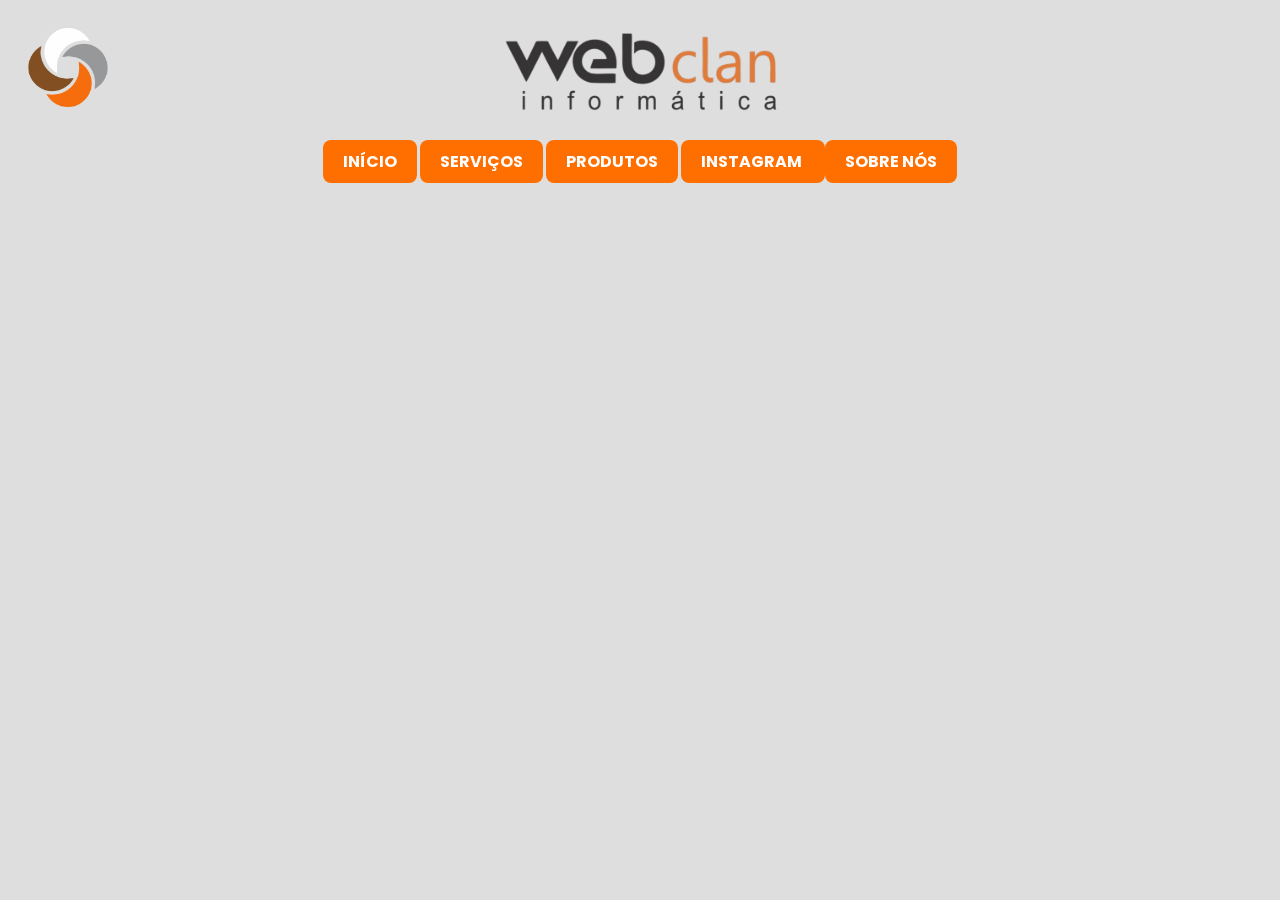
<file: index.html>
<!DOCTYPE html>
<html lang="pt-br">

<head>
    <meta charset="UTF-8">
    <meta name="viewport" content="width=device-width, initial-scale=1.0">
    <title>WebClan</title>
    <link rel="stylesheet" href="style.css">
</head>

<body class="fachada">

    <header>
    
    <section class="topo" >
    <img src="Imagens/essa.png" alt="fachada da loja" class="fachada-da-loja">

    <img src="Imagens/logo (1).png" alt="Logo da loja" class="logo">
    
    <nav class="menuprincipal">
        <strong>
        <a href="index.html">INÍCIO</a>
        <a href="servicos.html">SERVIÇOS</a>
        <a href="produtos.html">PRODUTOS</a>
        <a href="https://www.instagram.com/webclaninformatica/" target="_blank" rel="noopener noreferrer">
    INSTAGRAM </a>
        <a href="sobrenos.html">SOBRE NÓS</a>
        </strong>
    </nav>
    </section>
    
    </header>

</body>

</html>
</file>
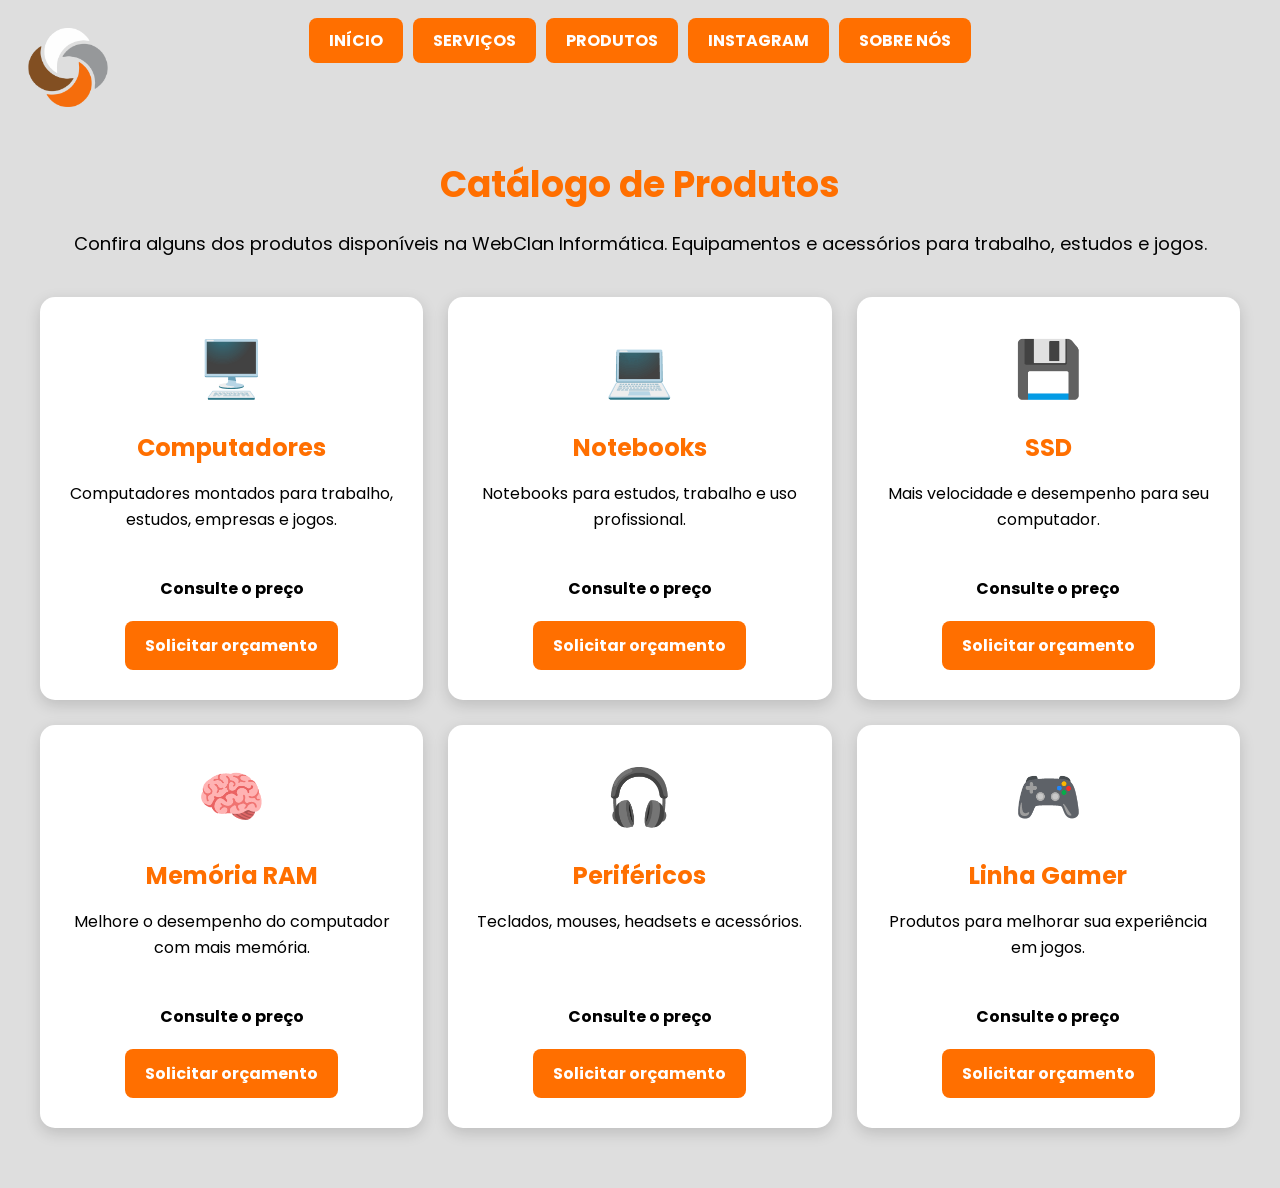
<file: produtos.html>
<!DOCTYPE html>
<html lang="pt-br">

<head>

<meta charset="UTF-8">
<meta name="viewport" content="width=device-width, initial-scale=1.0">

<title>Produtos - WebClan</title>

<link rel="stylesheet" href="style.css">
<link rel="stylesheet" href="produtos.css">

</head>


<body class="fachada">


<header>

<section class="topo">

<img src="Imagens/logo (1).png" alt="Logo da WebClan" class="logo">


<nav class="menuprincipal">

<a href="index.html">
<strong>INÍCIO</strong>
</a>


<a href="servicos.html">
<strong>SERVIÇOS</strong>
</a>


<a href="produtos.html">
<strong>PRODUTOS</strong>
</a>


<a href="https://www.instagram.com/webclaninformatica/" target="_blank" rel="noopener noreferrer">
<strong>INSTAGRAM</strong>
</a>


<a href="sobrenos.html">
<strong>SOBRE NÓS</strong>
</a>


</nav>


</section>

</header>




<main class="catalogo">


<h1>Catálogo de Produtos</h1>


<p class="subtitulo">

Confira alguns dos produtos disponíveis na WebClan Informática.
Equipamentos e acessórios para trabalho, estudos e jogos.

</p>



<section class="produtos-grid">



<div class="produto">

<div class="icone-produto">🖥️</div>

<h2>Computadores</h2>

<p>
Computadores montados para trabalho,
estudos, empresas e jogos.
</p>

<span>Consulte o preço</span>

<a href="#">
Solicitar orçamento
</a>

</div>



<div class="produto">

<div class="icone-produto">💻</div>

<h2>Notebooks</h2>

<p>
Notebooks para estudos, trabalho
e uso profissional.
</p>

<span>Consulte o preço</span>

<a href="#">
Solicitar orçamento
</a>

</div>




<div class="produto">

<div class="icone-produto">💾</div>

<h2>SSD</h2>

<p>
Mais velocidade e desempenho
para seu computador.
</p>

<span>Consulte o preço</span>

<a href="#">
Solicitar orçamento
</a>

</div>




<div class="produto">

<div class="icone-produto">🧠</div>

<h2>Memória RAM</h2>

<p>
Melhore o desempenho do computador
com mais memória.
</p>

<span>Consulte o preço</span>

<a href="#">
Solicitar orçamento
</a>

</div>




<div class="produto">

<div class="icone-produto">🎧</div>

<h2>Periféricos</h2>

<p>
Teclados, mouses, headsets
e acessórios.
</p>

<span>Consulte o preço</span>

<a href="#">
Solicitar orçamento
</a>

</div>




<div class="produto">

<div class="icone-produto">🎮</div>

<h2>Linha Gamer</h2>

<p>
Produtos para melhorar sua experiência
em jogos.
</p>

<span>Consulte o preço</span>

<a href="#">
Solicitar orçamento
</a>

</div>



</section>


</main>


</body>

</html>
</file>
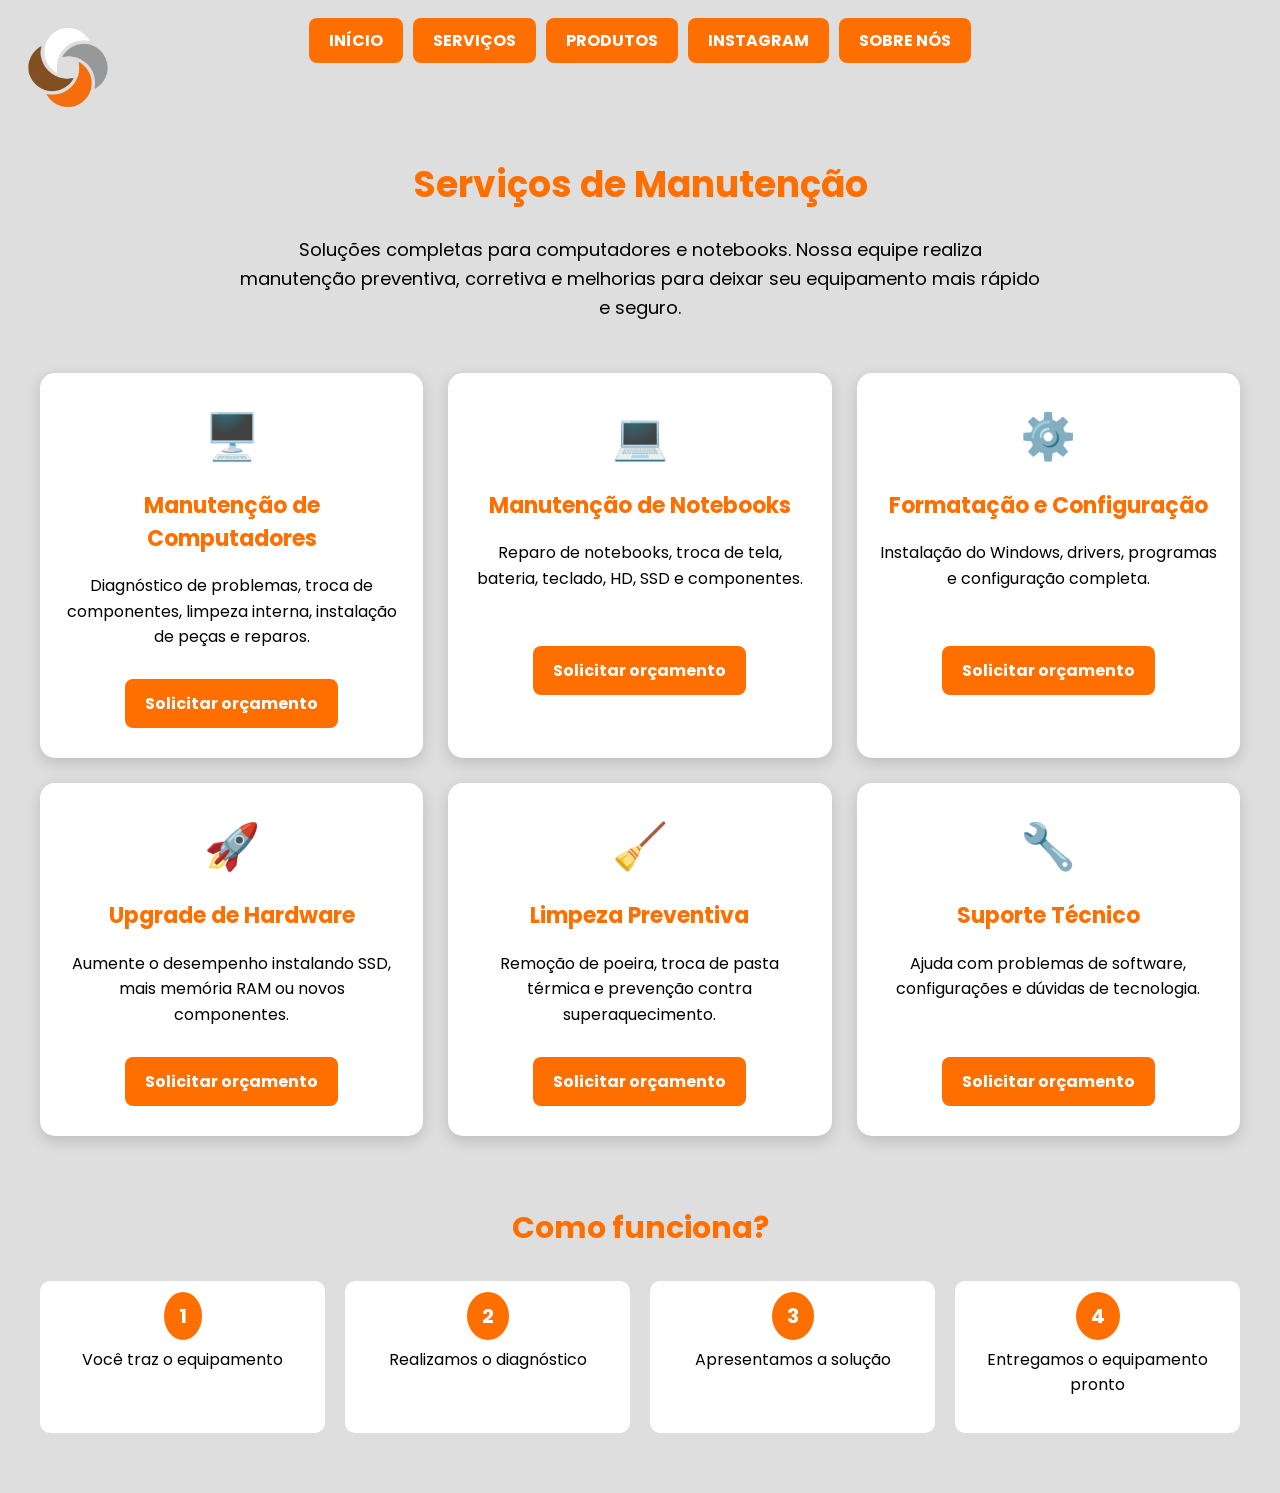
<file: servicos.html>
<!DOCTYPE html>
<html lang="pt-br">

<head>

<meta charset="UTF-8">
<meta name="viewport" content="width=device-width, initial-scale=1.0">

<title>Serviços - WebClan</title>

<link rel="stylesheet" href="style.css">
<link rel="stylesheet" href="servicos.css">

</head>


<body class="fachada">


<header>

<section class="topo">

<img src="Imagens/logo (1).png" alt="Logo WebClan" class="logo">


<nav class="menuprincipal">

<a href="index.html"><strong>INÍCIO</strong></a>

<a href="servicos.html"><strong>SERVIÇOS</strong></a>

<a href="produtos.html"><strong>PRODUTOS</strong></a>

<a href="https://www.instagram.com/webclaninformatica/" target="_blank">
<strong>INSTAGRAM</strong>
</a>

<a href="sobrenos.html"><strong>SOBRE NÓS</strong></a>

</nav>

</section>

</header>



<main class="servicos">


<h1>Serviços de Manutenção</h1>


<p class="introducao">

Soluções completas para computadores e notebooks.
Nossa equipe realiza manutenção preventiva,
corretiva e melhorias para deixar seu equipamento
mais rápido e seguro.

</p>



<section class="servicos-grid">



<div class="servico-card">

<div class="icone">🖥️</div>

<h2>Manutenção de Computadores</h2>

<p>
Diagnóstico de problemas, troca de componentes,
limpeza interna, instalação de peças e reparos.
</p>

<a href="#">
Solicitar orçamento
</a>

</div>




<div class="servico-card">

<div class="icone">💻</div>

<h2>Manutenção de Notebooks</h2>

<p>
Reparo de notebooks, troca de tela,
bateria, teclado, HD, SSD e componentes.
</p>

<a href="#">
Solicitar orçamento
</a>

</div>




<div class="servico-card">

<div class="icone">⚙️</div>

<h2>Formatação e Configuração</h2>

<p>
Instalação do Windows, drivers,
programas e configuração completa.
</p>

<a href="#">
Solicitar orçamento
</a>

</div>




<div class="servico-card">

<div class="icone">🚀</div>

<h2>Upgrade de Hardware</h2>

<p>
Aumente o desempenho instalando SSD,
mais memória RAM ou novos componentes.
</p>

<a href="#">
Solicitar orçamento
</a>

</div>




<div class="servico-card">

<div class="icone">🧹</div>

<h2>Limpeza Preventiva</h2>

<p>
Remoção de poeira, troca de pasta térmica
e prevenção contra superaquecimento.
</p>

<a href="#">
Solicitar orçamento
</a>

</div>




<div class="servico-card">

<div class="icone">🔧</div>

<h2>Suporte Técnico</h2>

<p>
Ajuda com problemas de software,
configurações e dúvidas de tecnologia.
</p>

<a href="#">
Solicitar orçamento
</a>

</div>



</section>





<section class="processo">


<h2>Como funciona?</h2>


<div class="etapas">


<div>
<strong>1</strong>
<p>Você traz o equipamento</p>
</div>


<div>
<strong>2</strong>
<p>Realizamos o diagnóstico</p>
</div>


<div>
<strong>3</strong>
<p>Apresentamos a solução</p>
</div>


<div>
<strong>4</strong>
<p>Entregamos o equipamento pronto</p>
</div>


</div>


</section>



</main>


</body>

</html>
</file>
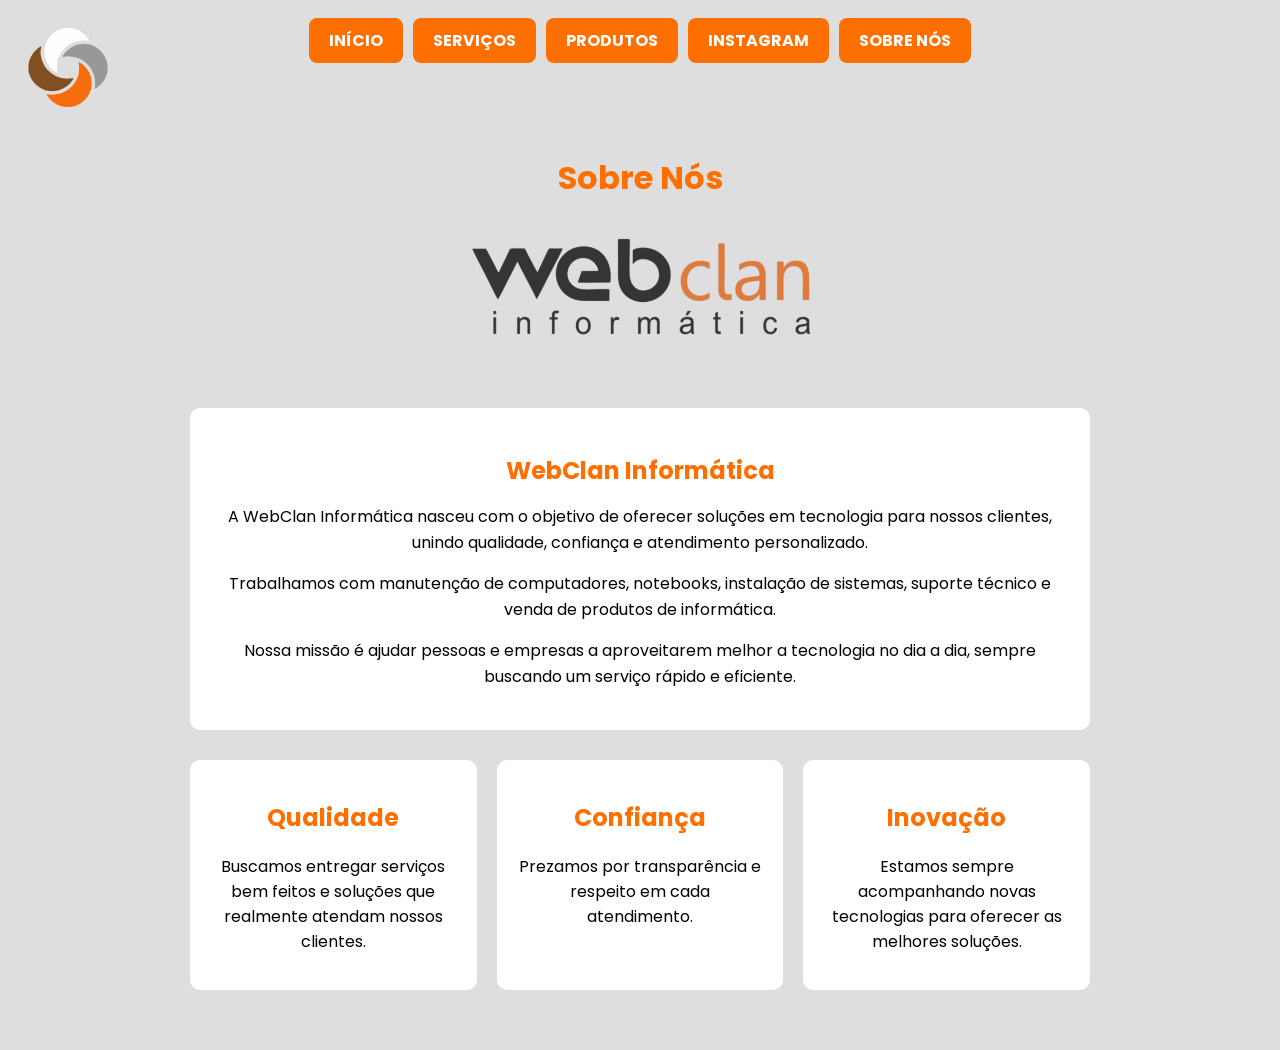
<file: sobrenos.html>
<!DOCTYPE html>
<html lang="pt-br">

<head>
    <meta charset="UTF-8">
    <meta name="viewport" content="width=device-width, initial-scale=1.0">
    <title>Sobre Nós - WebClan</title>
    <link rel="stylesheet" href="style.css">
    <link rel="stylesheet" href="sobrenos.css">
</head>

<body class="fachada">

    <header>

        <section class="topo">

            <img src="Imagens/logo (1).png" alt="Logo da WebClan" class="logo">

            <nav class="menuprincipal">
                <a href="index.html"><strong>INÍCIO</strong></a>
                <a href="servicos.html"><strong>SERVIÇOS</strong></a>
                <a href="produtos.html"><strong>PRODUTOS</strong></a>
                <a href="https://www.instagram.com/webclaninformatica/"><strong>INSTAGRAM</strong></a>
                <a href="sobrenos.html"><strong>SOBRE NÓS</strong></a>
            </nav>

        </section>

    </header>


    <main class="sobre">

        <h1>Sobre Nós</h1>

        <img src="Imagens/essa.png" alt="WebClan Informática" class="imagem-sobre">

        <section class="texto-sobre">

            <h2>WebClan Informática</h2>

            <p>
                A WebClan Informática nasceu com o objetivo de oferecer
                soluções em tecnologia para nossos clientes, unindo
                qualidade, confiança e atendimento personalizado.
            </p>

            <p>
                Trabalhamos com manutenção de computadores, notebooks,
                instalação de sistemas, suporte técnico e venda de
                produtos de informática.
            </p>

            <p>
                Nossa missão é ajudar pessoas e empresas a aproveitarem
                melhor a tecnologia no dia a dia, sempre buscando um
                serviço rápido e eficiente.
            </p>

        </section>


        <section class="valores">

            <div>
                <h2>Qualidade</h2>
                <p>
                    Buscamos entregar serviços bem feitos e soluções
                    que realmente atendam nossos clientes.
                </p>
            </div>


            <div>
                <h2>Confiança</h2>
                <p>
                    Prezamos por transparência e respeito em cada
                    atendimento.
                </p>
            </div>


            <div>
                <h2>Inovação</h2>
                <p>
                    Estamos sempre acompanhando novas tecnologias
                    para oferecer as melhores soluções.
                </p>
            </div>

        </section>


    </main>


</body>

</html>
</file>
<file: style.css>
@import url('https://fonts.googleapis.com/css2?family=Comfortaa:wght@300..700&family=Poppins:ital,wght@0,100;0,200;0,300;0,400;0,500;0,600;0,700;0,800;0,900;1,100;1,200;1,300;1,400;1,500;1,600;1,700;1,800;1,900&display=swap');
@import url('https://fonts.googleapis.com/css2?family=Comfortaa:wght@300..700&family=Poppins:ital,wght@0,100;0,200;0,300;0,400;0,500;0,600;0,700;0,800;0,900;1,100;1,200;1,300;1,400;1,500;1,600;1,700;1,800;1,900&display=swap');

body {
    background-color: rgb(222, 222, 222);
}

.topo {
    position: relative;
    display: flex;
    flex-direction: column;
    align-items: center;
}
.logo {
    width: 80px;
    position: absolute;
    top: 20px;
    left: 20px;
}

.fachada {
    font-family: 'Poppins', sans-serif;
}

.menuprincipal {
    display: flex;
    flex-wrap: wrap;
    justify-content: center;
    gap: 10px;
    padding: 10px;
}
.menuprincipal a{
    background-color: rgb(255, 111, 0);
    color: rgb(255, 254, 254);
    padding: 10px 20px;
    text-decoration: none;
    border-radius: 8px;
    text-align: center;
}

h1 {
    text-align: center;
}



.clan {
    color: rgb(255, 111, 0);
}

.fachada-da-loja {
    width: 100%;
    max-width: 400px;
    height: auto;
    display: block;
    margin: 20px auto 0;
    border-radius: 10px;
    margin-right: auto;
    margin-left: auto;
}
</file>
<file: produtos.css>
.catalogo {

    max-width: 1200px;
    margin: 40px auto;
    padding: 20px;
    text-align: center;

}


.catalogo h1 {

    color: rgb(255,111,0);
    font-size: 36px;
    margin-bottom: 15px;

}


.subtitulo {

    font-size: 18px;
    margin-bottom: 40px;

}



.produtos-grid {

    display: grid;
    grid-template-columns: repeat(3, 1fr);
    gap: 25px;

}



.produto {

    background-color: white;

    padding: 30px 20px;

    border-radius: 15px;

    box-shadow: 0 5px 15px rgba(0,0,0,0.15);

    transition: 0.3s;

}



.produto:hover {

    transform: translateY(-8px);

}



.icone-produto {

    font-size: 55px;

    margin-bottom: 20px;

}



.produto h2 {

    color: rgb(255,111,0);

    margin-bottom: 15px;

}



.produto p {

    line-height: 1.6;

    min-height: 75px;

}



.produto span {

    display: block;

    font-weight: bold;

    margin: 20px 0;

}



.produto a {

    display: inline-block;

    background-color: rgb(255,111,0);

    color: white;

    text-decoration: none;

    padding: 12px 20px;

    border-radius: 8px;

    font-weight: bold;

}



.produto a:hover {

    background-color: rgb(210,90,0);

}



@media(max-width:900px){


    .produtos-grid {

        grid-template-columns: repeat(2,1fr);

    }


}



@media(max-width:600px){


    .produtos-grid {

        grid-template-columns: 1fr;

    }


}
</file>
<file: servicos.css>
.servicos {

max-width:1200px;
margin:40px auto;
padding:20px;
text-align:center;

}



.servicos h1 {

color:rgb(255,111,0);
font-size:36px;

}



.introducao {

max-width:800px;
margin:20px auto 50px;
font-size:18px;
line-height:1.6;

}



.servicos-grid {

display:grid;
grid-template-columns:repeat(3,1fr);
gap:25px;

}



.servico-card {

background:white;
padding:30px 20px;
border-radius:15px;

box-shadow:0 5px 15px rgba(0,0,0,0.15);

transition:0.3s;

}



.servico-card:hover {

transform:translateY(-8px);

}



.icone {

font-size:45px;
margin-bottom:15px;

}



.servico-card h2 {

color:rgb(255,111,0);
font-size:22px;

}



.servico-card p {

line-height:1.6;
min-height:90px;

}



.servico-card a {

display:inline-block;

background:rgb(255,111,0);

color:white;

padding:12px 20px;

border-radius:8px;

text-decoration:none;

font-weight:bold;

}



.servico-card a:hover {

background:rgb(210,90,0);

}




.processo {

margin-top:70px;

}



.processo h2 {

color:rgb(255,111,0);

font-size:30px;

}



.etapas {

display:flex;

justify-content:center;

gap:20px;

margin-top:30px;

}



.etapas div {

background:white;

padding:20px;

border-radius:10px;

flex:1;

}



.etapas strong {

background:rgb(255,111,0);

color:white;

border-radius:50%;

padding:10px 15px;

font-size:20px;

}



@media(max-width:900px){


.servicos-grid{

grid-template-columns:1fr 1fr;

}


.etapas{

flex-direction:column;

}

}



@media(max-width:600px){


.servicos-grid{

grid-template-columns:1fr;

}


}
</file>
<file: sobrenos.css>
.sobre {
    max-width: 900px;
    margin: 40px auto;
    padding: 20px;
    text-align: center;
}


.sobre h1 {
    color: rgb(255, 111, 0);
    margin-bottom: 30px;
}


.imagem-sobre {
    width: 100%;
    max-width: 500px;
    border-radius: 10px;
}


.texto-sobre {
    background-color: white;
    padding: 25px;
    margin-top: 30px;
    border-radius: 10px;
}


.texto-sobre h2 {
    color: rgb(255, 111, 0);
    margin-bottom: 15px;
}


.texto-sobre p {
    margin-bottom: 15px;
    line-height: 1.6;
}


.valores {
    display: flex;
    gap: 20px;
    margin-top: 30px;
}


.valores div {
    background-color: white;
    padding: 20px;
    border-radius: 10px;
    flex: 1;
}


.valores h2 {
    color: rgb(255, 111, 0);
}


@media (max-width: 700px) {

    .valores {
        flex-direction: column;
    }

}
</file>
